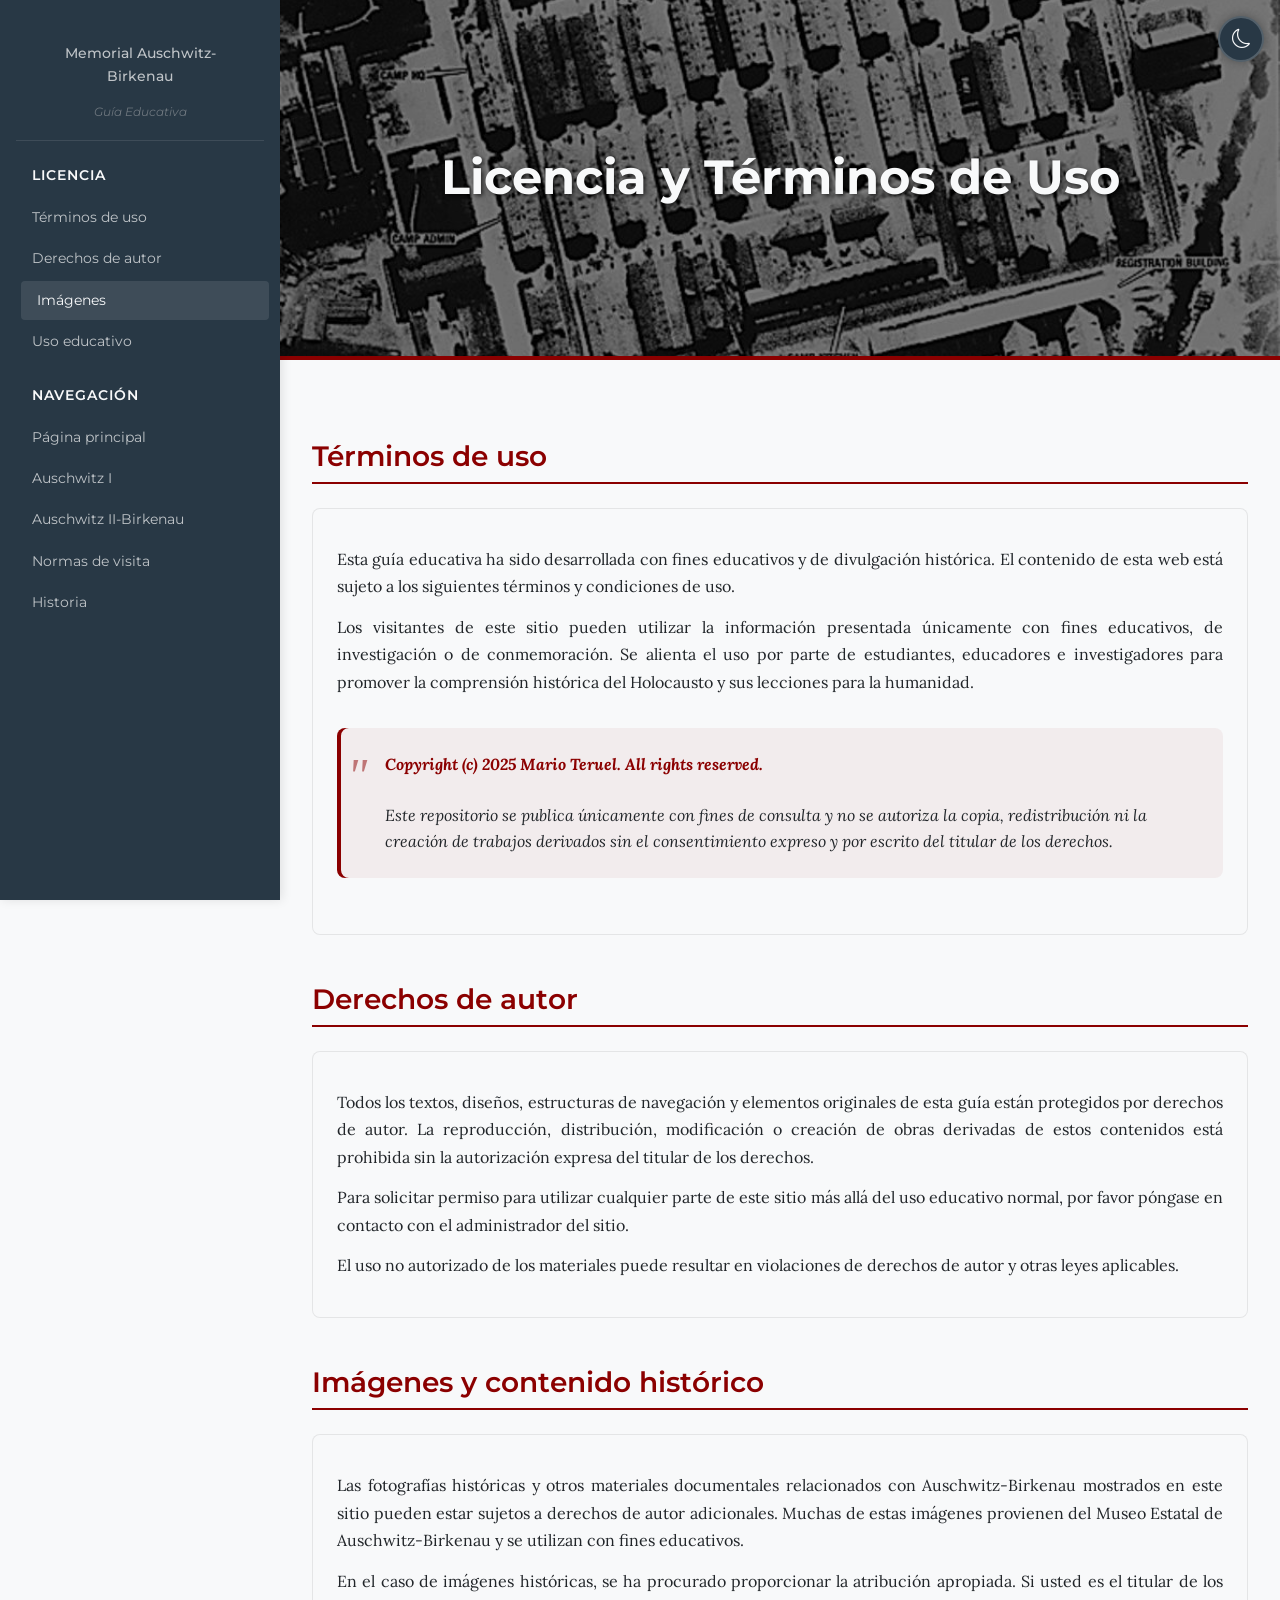
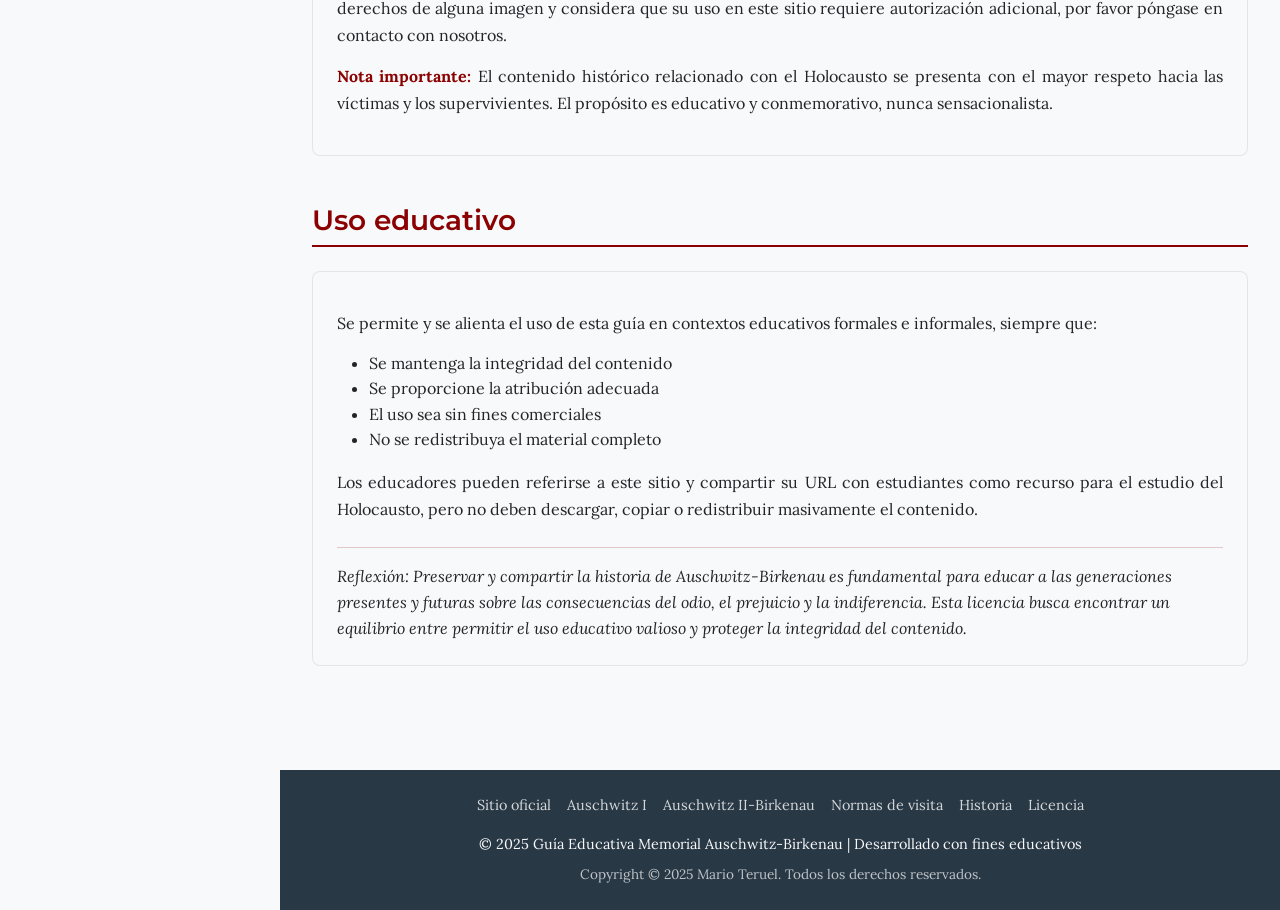
<file: license.html>
<!DOCTYPE html>
<html lang="es" data-bs-theme="light">
<head>
  <meta charset="utf-8">
  <meta name="viewport" content="width=device-width, initial-scale=1">
  <meta name="description" content="Información sobre la licencia del Memorial y Museo Estatal de Auschwitz-Birkenau">
  
  <title>Licencia | Memorial Auschwitz-Birkenau</title>
  
  <!-- Fonts -->
  <link rel="preconnect" href="https://fonts.googleapis.com">
  <link rel="preconnect" href="https://fonts.gstatic.com" crossorigin>
  <link href="https://fonts.googleapis.com/css2?family=Lora:ital,wght@0,400;0,500;0,600;1,400&family=Montserrat:wght@400;500;600;700&display=swap" rel="stylesheet">
  
  <!-- Stylesheets -->
  <link href="https://cdn.jsdelivr.net/npm/bootstrap@5.3.2/dist/css/bootstrap.min.css" rel="stylesheet">
  <link href="https://cdn.jsdelivr.net/npm/aos@2.3.4/dist/aos.css" rel="stylesheet">
  <link rel="stylesheet" href="https://cdn.jsdelivr.net/npm/bootstrap-icons@1.11.3/font/bootstrap-icons.min.css">
  <link href="static/css/main.css" rel="stylesheet">
</head>
<body>
  <!-- Mobile Menu Toggle -->
  <button id="menuToggle" class="menu-toggle d-lg-none" aria-expanded="false" aria-label="Toggle navigation">
    <i class="bi bi-list"></i>
  </button>

  <!-- Theme Toggle -->
  <button id="themeToggle" class="theme-toggle" aria-label="Toggle theme">
    <i id="moonIcon" class="bi bi-moon"></i>
    <i id="sunIcon" class="bi bi-sun d-none"></i>
  </button>

  <!-- Sidebar Navigation -->
  <nav class="sidebar">
    <div class="sidebar-header">
      <a href="index.html" class="sidebar-brand">Memorial Auschwitz-Birkenau</a>
      <span class="sidebar-subtitle">Guía Educativa</span>
    </div>
    
    <div class="sidebar-section">
      <div class="sidebar-section-title">Licencia</div>
      <a href="#terms" class="active">Términos de uso</a>
      <a href="#copyright">Derechos de autor</a>
      <a href="#images">Imágenes</a>
      <a href="#educational">Uso educativo</a>
    </div>
    
    <div class="sidebar-section">
      <div class="sidebar-section-title">Navegación</div>
      <a href="index.html">Página principal</a>
      <a href="auschwitz.html">Auschwitz I</a>
      <a href="birkenau.html">Auschwitz II-Birkenau</a>
      <a href="guidelines.html">Normas de visita</a>
      <a href="history.html">Historia</a>
    </div>
  </nav>

  <!-- Main Content -->
  <div class="content">
    <!-- Hero Section -->
    <header class="hero" style="background-image: url('/static/img/banner/memorial_aerial.jpg'); height: 40vh;">
      <div class="overlay" data-aos="fade-up">
        <h1>Licencia y Términos de Uso</h1>
      </div>
    </header>

    <div class="content-inner">
      <!-- Introduction -->
      <section id="terms" data-aos="fade-up">
        <h2>Términos de uso</h2>
        <div class="site-content">
          <p>Esta guía educativa ha sido desarrollada con fines educativos y de divulgación histórica. El contenido de esta web está sujeto a los siguientes términos y condiciones de uso.</p>
          
          <p>Los visitantes de este sitio pueden utilizar la información presentada únicamente con fines educativos, de investigación o de conmemoración. Se alienta el uso por parte de estudiantes, educadores e investigadores para promover la comprensión histórica del Holocausto y sus lecciones para la humanidad.</p>
          
          <div class="quote">
            <strong>Copyright (c) 2025 Mario Teruel. All rights reserved.</strong><br><br>
            Este repositorio se publica únicamente con fines de consulta y no se autoriza la copia, redistribución ni la creación de trabajos derivados sin el consentimiento expreso y por escrito del titular de los derechos.
          </div>
        </div>
      </section>

      <section id="copyright" data-aos="fade-up">
        <h2>Derechos de autor</h2>
        <div class="site-content">
          <p>Todos los textos, diseños, estructuras de navegación y elementos originales de esta guía están protegidos por derechos de autor. La reproducción, distribución, modificación o creación de obras derivadas de estos contenidos está prohibida sin la autorización expresa del titular de los derechos.</p>
          
          <p>Para solicitar permiso para utilizar cualquier parte de este sitio más allá del uso educativo normal, por favor póngase en contacto con el administrador del sitio.</p>
          
          <p>El uso no autorizado de los materiales puede resultar en violaciones de derechos de autor y otras leyes aplicables.</p>
        </div>
      </section>

      <section id="images" data-aos="fade-up">
        <h2>Imágenes y contenido histórico</h2>
        <div class="site-content">
          <p>Las fotografías históricas y otros materiales documentales relacionados con Auschwitz-Birkenau mostrados en este sitio pueden estar sujetos a derechos de autor adicionales. Muchas de estas imágenes provienen del Museo Estatal de Auschwitz-Birkenau y se utilizan con fines educativos.</p>
          
          <p>En el caso de imágenes históricas, se ha procurado proporcionar la atribución apropiada. Si usted es el titular de los derechos de alguna imagen y considera que su uso en este sitio requiere autorización adicional, por favor póngase en contacto con nosotros.</p>
          
          <p><strong>Nota importante:</strong> El contenido histórico relacionado con el Holocausto se presenta con el mayor respeto hacia las víctimas y los supervivientes. El propósito es educativo y conmemorativo, nunca sensacionalista.</p>
        </div>
      </section>

      <section id="educational" data-aos="fade-up">
        <h2>Uso educativo</h2>
        <div class="site-content">
          <p>Se permite y se alienta el uso de esta guía en contextos educativos formales e informales, siempre que:</p>
          
          <ul>
            <li>Se mantenga la integridad del contenido</li>
            <li>Se proporcione la atribución adecuada</li>
            <li>El uso sea sin fines comerciales</li>
            <li>No se redistribuya el material completo</li>
          </ul>
          
          <p>Los educadores pueden referirse a este sitio y compartir su URL con estudiantes como recurso para el estudio del Holocausto, pero no deben descargar, copiar o redistribuir masivamente el contenido.</p>
          
          <div class="reflection">
            <em>Reflexión:</em> Preservar y compartir la historia de Auschwitz-Birkenau es fundamental para educar a las generaciones presentes y futuras sobre las consecuencias del odio, el prejuicio y la indiferencia. Esta licencia busca encontrar un equilibrio entre permitir el uso educativo valioso y proteger la integridad del contenido.
          </div>
        </div>
      </section>
    </div><!-- /content-inner -->
  </div><!-- /content -->
  
  <!-- Footer -->
  <footer>
    <div style="max-width: 1000px; width: 100%;">
      <div class="footer-links text-center">
        <a href="https://www.auschwitz.org" target="_blank">Sitio oficial</a>
        <a href="auschwitz.html">Auschwitz I</a>
        <a href="birkenau.html">Auschwitz II-Birkenau</a>
        <a href="guidelines.html">Normas de visita</a>
        <a href="history.html">Historia</a>
        <a href="license.html">Licencia</a>
      </div>
      <p class="text-center">© 2025 Guía Educativa Memorial Auschwitz-Birkenau | Desarrollado con fines educativos</p>
      <p class="text-center small mt-2 license-footer">Copyright © 2025 Mario Teruel. Todos los derechos reservados.</p>
    </div>
  </footer>

  <!-- Scripts -->
  <script src="https://cdn.jsdelivr.net/npm/bootstrap@5.3.2/dist/js/bootstrap.bundle.min.js"></script>
  <script src="https://cdn.jsdelivr.net/npm/aos@2.3.4/dist/aos.js"></script>
  <script src="static/js/main.js"></script>
</body>
</html>
</file>
<file: static/css/main.css>
/* Memorial Site Guide - Main Stylesheet */
:root {
  --primary: #283845;
  --secondary: #6c757d;
  --dark: #212529; 
  --light: #f8f9fa;
  --memorial: #8b0000;
  --memorial-light: rgba(139, 0, 0, 0.8);
  --text: #212529;
  --text-light: #f8f9fa;
  --transition: all 0.3s ease-in-out;
}

[data-bs-theme="dark"] {
  --primary: #121a20;
  --secondary: #495057;
  --dark: #0a0a0a;
  --light: #212529;
  --memorial: #a83232;
  --memorial-light: rgba(168, 50, 50, 0.8);
  --text: #e9ecef;
  --text-light: #f8f9fa;
}

/* Base Styles */
html {
  scroll-behavior: smooth;
}

body {
  font-family: 'Lora', Georgia, serif;
  background: var(--light);
  color: var(--text);
  line-height: 1.6;
  overflow-x: hidden;
}

h1, h2, h3, .sidebar {
  font-family: 'Montserrat', sans-serif;
}

.fade-in {
  animation: fadeIn 0.8s ease-in-out;
}

@keyframes fadeIn {
  from { opacity: 0; transform: translateY(10px); }
  to { opacity: 1; transform: translateY(0); }
}

/* Sidebar Styles */
.sidebar {
  position: fixed;
  top: 0;
  left: 0;
  bottom: 0;
  width: 280px;
  background: var(--primary);
  padding: 2rem 1rem;
  overflow-y: auto;
  transition: var(--transition);
  z-index: 1000;
  box-shadow: 2px 0 10px rgba(0, 0, 0, 0.1);
}

/* Sidebar scrollbar */
.sidebar::-webkit-scrollbar {
  width: 8px;
}

.sidebar::-webkit-scrollbar-track {
  background: rgba(0, 0, 0, 0.1);
}

.sidebar::-webkit-scrollbar-thumb {
  background: rgba(255, 255, 255, 0.2);
  border-radius: 4px;
}

.sidebar::-webkit-scrollbar-thumb:hover {
  background: rgba(255, 255, 255, 0.3);
}

.sidebar-header {
  text-align: center;
  border-bottom: 1px solid rgba(255, 255, 255, 0.1);
  padding-bottom: 1rem;
  margin-bottom: 1.5rem;
}

.sidebar-brand {
  color: var(--text-light);
  font-size: 1.25rem;
  text-decoration: none;
  display: block;
  margin-bottom: 0.5rem;
  font-weight: 500;
}

.sidebar-subtitle {
  font-size: 0.75rem;
  color: var(--secondary);
  font-style: italic;
}

.sidebar-section {
  margin: 1.5rem 0;
}

.sidebar-section-title {
  color: var(--text-light);
  font-size: 0.85rem;
  text-transform: uppercase;
  letter-spacing: 1px;
  margin-bottom: 0.75rem;
  font-weight: 600;
  padding-left: 1rem;
}

.sidebar a {
  display: block;
  padding: 0.5rem 1rem;
  color: rgba(255, 255, 255, 0.7);
  font-size: 0.9rem;
  text-decoration: none;
  border-radius: 0.25rem;
  transition: var(--transition);
  margin: 2px 0;
}

.sidebar a:hover, .sidebar a.active {
  background: rgba(255, 255, 255, 0.1);
  color: var(--text-light);
  transform: translateX(5px);
}

/* Content Styles */
.content {
  margin-left: 280px;
  padding: 0;
  max-width: 100%;
  width: calc(100% - 280px);
  transition: var(--transition);
}

.content-inner {
  max-width: 1000px;
  padding: 2rem;
  margin: 0 auto;
}

.hero {
  height: 70vh;
  background-position: center;
  background-size: cover;
  background-repeat: no-repeat;
  position: relative;
  transition: var(--transition);
  border-bottom: 4px solid var(--memorial);
}

.hero::after {
  content: '';
  position: absolute;
  inset: 0;
  background: rgba(0, 0, 0, 0.5);
  transition: var(--transition);
}

.hero .overlay {
  position: absolute;
  inset: 0;
  display: flex;
  flex-direction: column;
  justify-content: center;
  align-items: center;
  color: var(--text-light);
  text-align: center;
  z-index: 2;
  padding: 2rem;
}

h1 {
  font-size: 3rem;
  margin: 0;
  color: var(--text-light);
  font-weight: 700;
  text-shadow: 2px 2px 4px rgba(0, 0, 0, 0.6);
}

.hero .lead {
  font-family: 'Montserrat', sans-serif;
  text-transform: uppercase;
  letter-spacing: 4px;
  font-size: 1.2rem;
  margin-top: 1.5rem;
  font-weight: 500;
  text-shadow: 2px 2px 4px rgba(0, 0, 0, 0.6);
  border-top: 1px solid rgba(255, 255, 255, 0.4);
  padding-top: 1rem;
  max-width: 80%;
}

h2 {
  font-size: 1.75rem;
  color: var(--memorial);
  margin-top: 3rem;
  margin-bottom: 1.5rem;
  font-weight: 600;
  border-bottom: 2px solid var(--memorial);
  padding-bottom: 0.5rem;
  position: relative;
  transition: var(--transition);
}

h3 {
  font-size: 1.25rem;
  color: var(--memorial);
  margin-top: 1.75rem;
  font-weight: 500;
  transition: var(--transition);
}

/* Historical Site cards */
.site-content {
  padding: 1.5rem;
  border-radius: 0.5rem;
  margin-bottom: 1.5rem;
  background: rgba(255, 255, 255, 0.03);
  border: 1px solid rgba(0, 0, 0, 0.08);
  transition: var(--transition);
}

[data-bs-theme="dark"] .site-content {
  background: rgba(0, 0, 0, 0.2);
  border: 1px solid rgba(255, 255, 255, 0.05);
}

.site-content:hover {
  box-shadow: 0 5px 15px rgba(0, 0, 0, 0.08);
  transform: translateY(-2px);
}

.site-content h3 {
  margin-top: 0;
  border-bottom: 1px solid rgba(139, 0, 0, 0.2);
  padding-bottom: 0.75rem;
  margin-bottom: 1rem;
}

.site-header {
  display: flex;
  align-items: center;
  margin-bottom: 1rem;
}

.site-title {
  font-weight: 600;
  margin: 0;
  flex-grow: 1;
}

.site-img-container {
  position: relative;
  margin: 1.5rem 0 2rem;
  overflow: hidden;
  border-radius: 0.25rem;
  box-shadow: 0 4px 15px rgba(0, 0, 0, 0.15);
  background-color: #000;
}

.site-img {
  width: 100%;
  border-radius: 0.25rem;
  transition: all 0.7s ease;
  display: block;
  object-fit: cover;
  height: auto;
  max-height: 500px;
  border: 1px solid rgba(255, 255, 255, 0.1);
}

.site-img-caption {
  position: absolute;
  bottom: 0;
  left: 0;
  right: 0;
  background: linear-gradient(to top, rgba(0, 0, 0, 0.9), rgba(0, 0, 0, 0.5), transparent);
  color: white;
  padding: 1.5rem 1rem 0.75rem;
  font-size: 0.85rem;
  transform: translateY(70%);
  transition: transform 0.4s ease, opacity 0.3s ease;
  font-style: italic;
  text-shadow: 1px 1px 2px rgba(0, 0, 0, 0.8);
}

.site-img-container:hover .site-img-caption {
  transform: translateY(0);
}

.site-img-container:hover .site-img {
  transform: scale(1.03);
  filter: brightness(1.1);
}

/* Dark theme adjustment */
[data-bs-theme="dark"] .site-img-container {
  box-shadow: 0 4px 15px rgba(0, 0, 0, 0.3);
}

[data-bs-theme="dark"] .site-img {
  border: 1px solid rgba(255, 255, 255, 0.05);
}

/* Force captions to show on mobile */
@media (max-width: 768px) {
  .site-img-caption {
    transform: translateY(0);
    opacity: 1;
    position: relative;
    background: var(--primary);
    padding: 0.75rem;
  }
  
  .site-img-container:hover .site-img {
    transform: none;
  }
}

.site-content p {
  text-align: justify;
  margin: 0.85rem 0;
  line-height: 1.7;
}

.site-content strong {
  color: var(--memorial);
}

.site-content .quote {
  font-style: italic;
  position: relative;
  background: rgba(139, 0, 0, 0.05);
  border-radius: 0.5rem;
  padding: 1.5rem 1.5rem 1.5rem 3rem;
  margin: 2rem 0;
  color: var(--text);
  box-shadow: inset 4px 0 0 var(--memorial);
}

.site-content .quote::before {
  content: '"';
  font-family: Georgia, serif;
  position: absolute;
  top: 10px;
  left: 10px;
  font-size: 3rem;
  color: var(--memorial);
  opacity: 0.5;
}

[data-bs-theme="dark"] .site-content .quote {
  background: rgba(139, 0, 0, 0.1);
}

.site-content .reflection {
  font-style: italic;
  margin-top: 1.5rem;
  padding-top: 1rem;
  border-top: 1px solid rgba(139, 0, 0, 0.2);
}

/* Guidelines Section */
.guidelines {
  background: rgba(139, 0, 0, 0.05);
  border-radius: 0.5rem;
  padding: 1.5rem;
  margin-top: 3rem;
}

[data-bs-theme="dark"] .guidelines {
  background: rgba(139, 0, 0, 0.1);
}

.guidelines h2 {
  margin-top: 0;
}

.guidelines ul {
  padding-left: 1.5rem;
}

.guidelines li {
  margin-bottom: 0.75rem;
  position: relative;
}

/* Footer */
footer {
  background: var(--primary);
  color: var(--text-light);
  text-align: center;
  padding: 1.5rem;
  font-size: 0.9rem;
  margin-top: 3rem;
  margin-left: 280px;
  margin-right: 0;
  transition: var(--transition);
  width: calc(100% - 280px);
  box-sizing: border-box;
  position: relative;
  display: flex;
  flex-direction: column;
  justify-content: center;
  align-items: center;
}

footer a {
  color: rgba(255, 255, 255, 0.8);
  text-decoration: none;
  transition: var(--transition);
}

footer a:hover {
  color: var(--text-light);
  text-decoration: underline;
}

.footer-links {
  margin-bottom: 1rem;
  display: flex;
  flex-wrap: wrap;
  justify-content: center;
}

.footer-links a {
  margin: 0 0.5rem;
}

footer p {
  margin: 0 auto;
  width: 100%;
  text-align: center;
}

.license-footer {
  font-size: 0.85rem;
  color: rgba(255, 255, 255, 0.7);
}

/* Theme toggle */
.theme-toggle {
  position: fixed;
  top: 1rem;
  right: 1rem;
  z-index: 2000;
  background: var(--primary);
  color: var(--text-light);
  border: none;
  border-radius: 50%;
  width: 46px;
  height: 46px;
  display: flex;
  align-items: center;
  justify-content: center;
  cursor: pointer;
  box-shadow: 0 0 10px rgba(0, 0, 0, 0.3);
  transition: var(--transition);
  border: 2px solid rgba(255, 255, 255, 0.2);
}

.theme-toggle:hover {
  transform: rotate(30deg);
  background: var(--memorial);
  box-shadow: 0 0 15px rgba(0, 0, 0, 0.5);
}

.theme-toggle i {
  font-size: 1.2rem;
}

/* Custom Scrollbar */
::-webkit-scrollbar {
  width: 12px;
}

::-webkit-scrollbar-track {
  background: rgba(0, 0, 0, 0.05);
  border-radius: 8px;
}

::-webkit-scrollbar-thumb {
  background: var(--memorial-light);
  border-radius: 8px;
  border: 3px solid rgba(255, 255, 255, 0.1);
}

::-webkit-scrollbar-thumb:hover {
  background: var(--memorial);
}

/* Dark mode scrollbar */
[data-bs-theme="dark"] ::-webkit-scrollbar-track {
  background: rgba(255, 255, 255, 0.05);
}

[data-bs-theme="dark"] ::-webkit-scrollbar-thumb {
  background: var(--memorial-light);
  border: 3px solid rgba(0, 0, 0, 0.3);
}

[data-bs-theme="dark"] ::-webkit-scrollbar-thumb:hover {
  background: var(--memorial);
}

/* Utility Classes */
.text-memorial {
  color: var(--memorial);
}

.bg-memorial {
  background-color: var(--memorial);
  color: var(--text-light);
}

.faded {
  opacity: 0.8;
}

/* Media Queries */
@media (max-width: 992px) {
  .sidebar {
    transform: translateX(-100%);
  }
  
  .sidebar.active {
    transform: translateX(0);
  }
  
  .content {
    margin-left: 0;
    width: 100%;
  }
  
  footer {
    margin-left: 0;
    width: 100%;
  }
  
  .menu-toggle {
    display: block;
    position: fixed;
    top: 1rem;
    left: 1rem;
    z-index: 2000;
    background: var(--primary);
    color: var(--text-light);
    border: none;
    border-radius: 0.25rem;
    padding: 0.5rem;
    cursor: pointer;
    box-shadow: 0 0 10px rgba(0, 0, 0, 0.2);
  }

  h1 {
    font-size: 2rem;
  }
  
  h2 {
    font-size: 1.5rem;
  }
  
  h3 {
    font-size: 1.2rem;
  }
}

@media (max-width: 576px) {
  .content-inner {
    padding: 1rem;
  }
  
  h1 {
    font-size: 1.75rem;
  }
  
  .hero {
    height: 50vh;
  }
}

/* Animations */
@keyframes scrollIndicator {
  0% { transform: translateY(0); opacity: 1; }
  50% { transform: translateY(10px); opacity: 0.5; }
  100% { transform: translateY(0); opacity: 1; }
}

.scroll-indicator {
  position: absolute;
  bottom: 2rem;
  left: 50%;
  transform: translateX(-50%);
  color: var(--text-light);
  animation: scrollIndicator 2s infinite;
  z-index: 10;
}

/* AOS animation override for dark theme */
[data-bs-theme="dark"] [data-aos] {
  transition-timing-function: ease-in-out;
}
</file>
